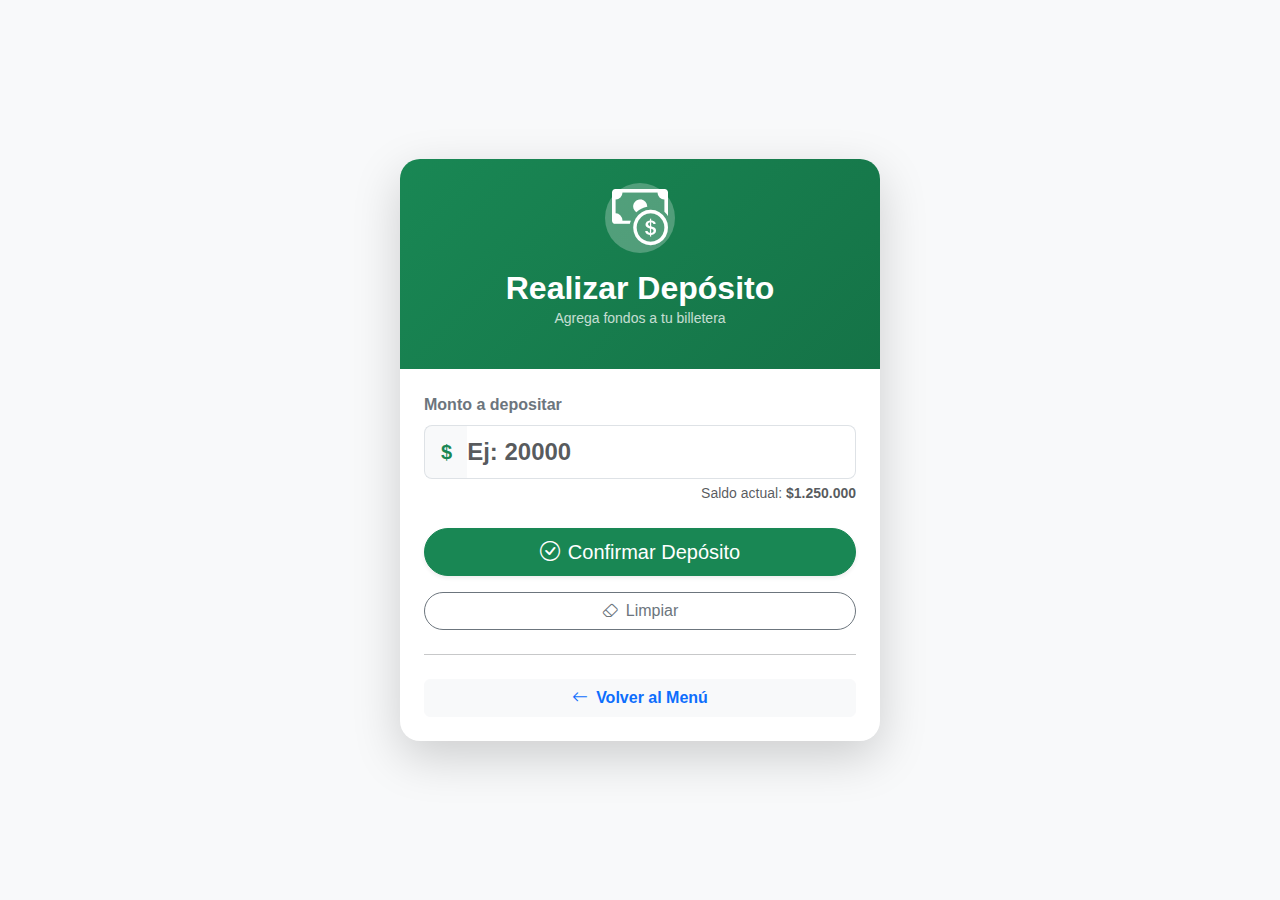
<file: deposit.html>
<!DOCTYPE html>
<html lang="es">

<head>
    <meta charset="UTF-8">
    <meta name="viewport" content="width=device-width, initial-scale=1.0">
    <title>Wallet - Depósito</title>
    <!-- Bootstrap 5 -->
    <link href="https://cdn.jsdelivr.net/npm/bootstrap@5.3.0/dist/css/bootstrap.min.css" rel="stylesheet">
    <!-- Icons -->
    <link href="https://cdn.jsdelivr.net/npm/bootstrap-icons@1.11.0/font/bootstrap-icons.css" rel="stylesheet">
    <!-- Custom CSS -->
    <link rel="stylesheet" href="assets/css/styledeposito.css">
</head>

<body class="bg-light">

    <div class="container d-flex align-items-center justify-content-center min-vh-100">
        <div class="card shadow-lg w-100 deposit-card">

            <div class="card-header bg-success text-white text-center py-4 border-0">
                <div class="icon-circle bg-white bg-opacity-25 mx-auto mb-3">
                    <i class="bi bi-cash-coin display-4"></i>
                </div>
                <h2 class="fw-bold mb-0">Realizar Depósito</h2>
                <p class="small opacity-75">Agrega fondos a tu billetera</p>
            </div>

            <div class="card-body p-4">
                <form id="depositForm">
                    <div class="mb-4">
                        <label for="depositAmount" class="form-label fw-bold text-secondary">Monto a depositar</label>
                        <div class="input-group input-group-lg">
                            <span class="input-group-text bg-light border-end-0 text-success fw-bold">$</span>
                            <input type="number" class="form-control border-start-0 ps-0 fw-bold text-success fs-4"
                                id="depositAmount" placeholder="Ej: 20000" min="1" required>
                        </div>
                        <div class="form-text text-end" id="amountFeedback">Saldo actual: <span class="fw-bold"
                                id="currentBalance">...</span></div>
                    </div>

                    <div class="d-grid gap-3">
                        <button type="submit" class="btn btn-success btn-lg rounded-pill shadow-sm hover-scale">
                            <i class="bi bi-check-circle me-2"></i>Confirmar Depósito
                        </button>
                        <button type="button" id="btnLimpiar" class="btn btn-outline-secondary rounded-pill">
                            <i class="bi bi-eraser me-2"></i>Limpiar
                        </button>
                    </div>
                </form>

                <hr class="my-4">

                <div class="d-grid gap-2">
                    <a href="menu.html" class="btn btn-light text-primary fw-bold">
                        <i class="bi bi-arrow-left me-2"></i>Volver al Menú
                    </a>
                </div>
            </div>
        </div>
    </div>

    <!-- Scripts -->
    <script src="https://code.jquery.com/jquery-3.7.1.min.js"></script>
    <script src="https://cdn.jsdelivr.net/npm/bootstrap@5.3.0/dist/js/bootstrap.bundle.min.js"></script>
    <script src="assets/js/deposit.js"></script>
</body>

</html>
</file>
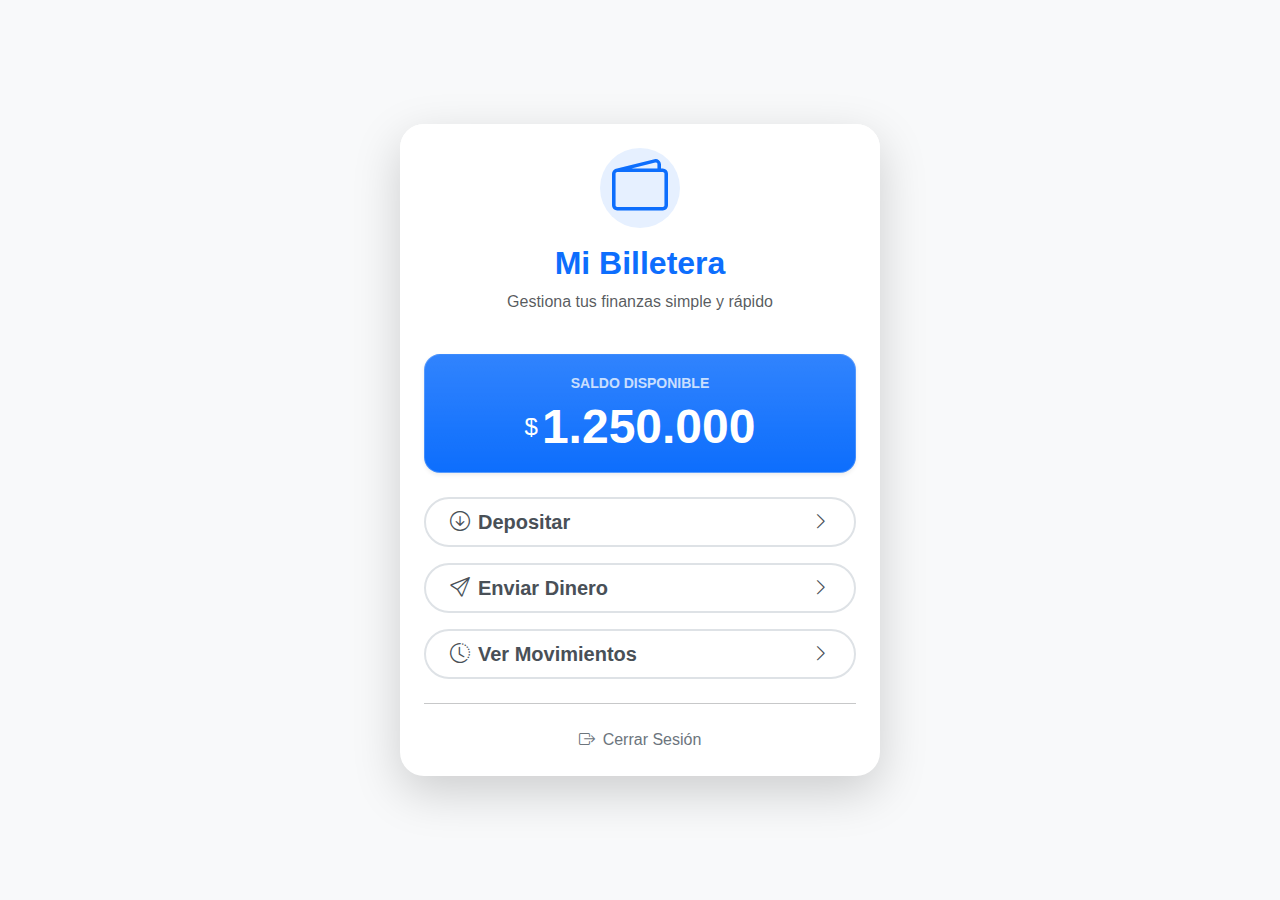
<file: menu.html>
<!DOCTYPE html>
<html lang="es">

<head>
    <meta charset="UTF-8">
    <meta name="viewport" content="width=device-width, initial-scale=1.0">
    <title>Menú Principal - Wallet</title>
    <!-- Bootstrap 5 CSS -->
    <link href="https://cdn.jsdelivr.net/npm/bootstrap@5.3.0/dist/css/bootstrap.min.css" rel="stylesheet">
    <!-- Bootstrap Icons -->
    <link href="https://cdn.jsdelivr.net/npm/bootstrap-icons@1.11.0/font/bootstrap-icons.css" rel="stylesheet">
    <!-- Custom CSS -->
    <link rel="stylesheet" href="assets/css/stylemenu.css">
</head>

<body class="bg-light">

    <div class="container d-flex align-items-center justify-content-center min-vh-100">
        <div class="card shadow-lg w-100 menu-card">

            <div class="card-header bg-white border-0 pt-4 pb-0 text-center">
                <div class="icon-circle mb-3 mx-auto">
                    <i class="bi bi-wallet2 text-primary display-4"></i>
                </div>
                <h2 class="text-primary fw-bold">Mi Billetera</h2>
                <p class="text-muted">Gestiona tus finanzas simple y rápido</p>
            </div>

            <div class="card-body p-4">

                <div class="balance-card p-3 mb-4 rounded-4 text-center text-white bg-primary bg-gradient shadow-sm">
                    <label class="opacity-75 mb-1 small text-uppercase fw-bold">Saldo Disponible</label>
                    <div class="d-flex justify-content-center align-items-center">
                        <span class="fs-4 me-1">$</span>
                        <h1 class="display-5 fw-bold mb-0" id="balanceDisplay">1.250.000</h1>
                    </div>
                </div>

                <div class="d-grid gap-3">
                    <a href="deposit.html"
                        class="btn btn-outline-primary btn-lg rounded-pill d-flex align-items-center justify-content-between px-4 hover-lift nav-delay"
                        data-name="Depositar">
                        <span><i class="bi bi-arrow-down-circle me-2"></i>Depositar</span>
                        <i class="bi bi-chevron-right small"></i>
                    </a>

                    <a href="sendmoney.html"
                        class="btn btn-outline-primary btn-lg rounded-pill d-flex align-items-center justify-content-between px-4 hover-lift nav-delay"
                        data-name="Enviar Dinero">
                        <span><i class="bi bi-send me-2"></i>Enviar Dinero</span>
                        <i class="bi bi-chevron-right small"></i>
                    </a>

                    <a href="transaccion.html"
                        class="btn btn-outline-primary btn-lg rounded-pill d-flex align-items-center justify-content-between px-4 hover-lift nav-delay"
                        data-name="Últimos Movimientos">
                        <span><i class="bi bi-clock-history me-2"></i>Ver Movimientos</span>
                        <i class="bi bi-chevron-right small"></i>
                    </a>
                </div>

                <hr class="my-4">

                <div class="text-center">
                    <a href="index.html"
                        class="text-decoration-none text-secondary d-inline-flex align-items-center hover-danger">
                        <i class="bi bi-box-arrow-right me-2"></i>Cerrar Sesión
                    </a>
                </div>
            </div>
        </div>
    </div>

    <!-- Overlay de Carga -->
    <div id="redirectOverlay" class="overlay d-none align-items-center justify-content-center">
        <div class="text-center bg-white p-4 rounded-4 shadow">
            <div class="spinner-border text-primary mb-3" role="status" style="width: 3rem; height: 3rem;"></div>
            <p class="mb-0 fw-bold text-dark">Redirigiendo a <span id="screenName" class="text-primary"></span>...</p>
        </div>
    </div>

    <!-- Scripts -->
    <script src="https://code.jquery.com/jquery-3.7.1.min.js"></script>
    <script src="https://cdn.jsdelivr.net/npm/bootstrap@5.3.0/dist/js/bootstrap.bundle.min.js"></script>
    <script src="assets/js/menu.js"></script>
</body>

</html>
</file>
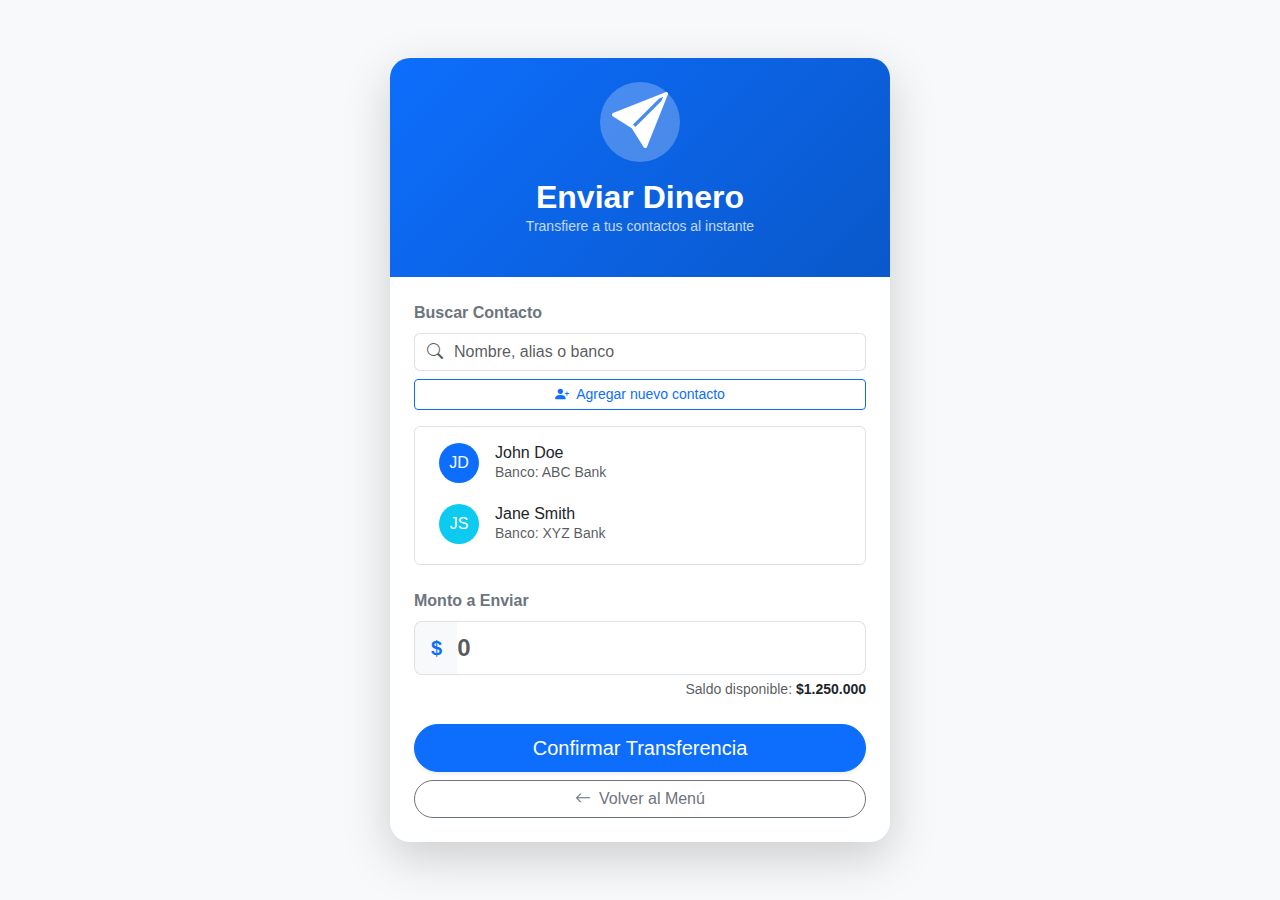
<file: sendmoney.html>
<!DOCTYPE html>
<html lang="es">

<head>
  <meta charset="UTF-8">
  <meta name="viewport" content="width=device-width, initial-scale=1.0">
  <title>Wallet - Enviar Dinero</title>
  <!-- Bootstrap 5 CSS -->
  <link href="https://cdn.jsdelivr.net/npm/bootstrap@5.3.0/dist/css/bootstrap.min.css" rel="stylesheet">
  <!-- Bootstrap Icons -->
  <link href="https://cdn.jsdelivr.net/npm/bootstrap-icons@1.11.0/font/bootstrap-icons.css" rel="stylesheet">
  <!-- Custom CSS -->
  <link rel="stylesheet" href="assets/css/stylesendmoney.css">
</head>

<body class="bg-light">

  <div class="container d-flex align-items-center justify-content-center min-vh-100">
    <div class="card shadow-lg w-100 send-card">

      <div class="card-header bg-primary text-white text-center py-4 border-0">
        <div class="icon-circle bg-white bg-opacity-25 mx-auto mb-3">
          <i class="bi bi-send-fill display-4"></i>
        </div>
        <h2 class="fw-bold mb-0">Enviar Dinero</h2>
        <p class="small opacity-75">Transfiere a tus contactos al instante</p>
      </div>

      <div class="card-body p-4">

        <!-- Sección de Contactos -->
        <div class="mb-4">
          <label class="form-label fw-bold text-secondary">Buscar Contacto</label>
          <div class="input-group mb-2">
            <span class="input-group-text bg-white border-end-0"><i class="bi bi-search text-muted"></i></span>
            <input type="text" class="form-control border-start-0 ps-0" id="searchContact"
              placeholder="Nombre, alias o banco">
          </div>

          <button type="button" class="btn btn-outline-primary btn-sm w-100 mb-3" data-bs-toggle="modal"
            data-bs-target="#modalContacto">
            <i class="bi bi-person-plus-fill me-1"></i> Agregar nuevo contacto
          </button>

          <div class="contacts-wrapper border rounded bg-white p-2" style="max-height: 200px; overflow-y: auto;">
            <ul id="contactList" class="list-group list-group-flush">
              <li class="list-group-item contact-item" data-name="John Doe">
                <div class="d-flex align-items-center">
                  <div
                    class="avatar me-3 bg-primary text-white rounded-circle d-flex align-items-center justify-content-center"
                    style="width: 40px; height: 40px;">JD</div>
                  <div>
                    <h6 class="mb-0 name">John Doe</h6>
                    <small class="text-muted d-block">Banco: ABC Bank</small>
                  </div>
                </div>
              </li>
              <li class="list-group-item contact-item" data-name="Jane Smith">
                <div class="d-flex align-items-center">
                  <div
                    class="avatar me-3 bg-info text-white rounded-circle d-flex align-items-center justify-content-center"
                    style="width: 40px; height: 40px;">JS</div>
                  <div>
                    <h6 class="mb-0 name">Jane Smith</h6>
                    <small class="text-muted d-block">Banco: XYZ Bank</small>
                  </div>
                </div>
              </li>
            </ul>
          </div>
        </div>

        <!-- Formulario de Envío -->
        <div class="mb-4">
          <label class="form-label fw-bold text-secondary">Monto a Enviar</label>
          <div class="input-group input-group-lg">
            <span class="input-group-text bg-light border-end-0 text-primary fw-bold">$</span>
            <input type="number" id="montoEnviar" class="form-control border-start-0 ps-0 fw-bold text-primary fs-4"
              placeholder="0" min="1">
          </div>
          <div class="form-text text-end">Saldo disponible: <span id="saldoDisponible"
              class="fw-bold text-dark">...</span></div>
        </div>

        <div class="d-grid gap-2">
          <button id="btnEnviarDinero" class="btn btn-primary btn-lg rounded-pill shadow-sm hover-scale">
            Confirmar Transferencia
          </button>
          <a href="menu.html" class="btn btn-outline-secondary rounded-pill">
            <i class="bi bi-arrow-left me-2"></i>Volver al Menú
          </a>
        </div>

      </div>
    </div>
  </div>

  <!-- Modal Nuevo Contacto -->
  <div class="modal fade" id="modalContacto" tabindex="-1" aria-hidden="true">
    <div class="modal-dialog modal-dialog-centered">
      <div class="modal-content rounded-4 border-0 shadow">
        <div class="modal-header border-bottom-0">
          <h5 class="modal-title fw-bold">Nuevo Contacto</h5>
          <button type="button" class="btn-close" data-bs-dismiss="modal" aria-label="Close"></button>
        </div>
        <div class="modal-body">
          <form id="formNuevoContacto">
            <div class="mb-3">
              <label class="form-label small text-muted">Nombre Completo</label>
              <input type="text" id="nombre" class="form-control" required>
            </div>
            <div class="row g-2 mb-3">
              <div class="col">
                <label class="form-label small text-muted">CBU / CVU</label>
                <input type="text" id="cbu" class="form-control" required>
              </div>
              <div class="col">
                <label class="form-label small text-muted">Alias</label>
                <input type="text" id="alias" class="form-control" required>
              </div>
            </div>
            <div class="mb-3">
              <label class="form-label small text-muted">Banco</label>
              <input type="text" id="banco" class="form-control" required>
            </div>
            <div class="d-grid">
              <button type="submit" class="btn btn-primary rounded-pill">Guardar Contacto</button>
            </div>
          </form>
        </div>
      </div>
    </div>
  </div>

  <!-- Scripts -->
  <script src="https://code.jquery.com/jquery-3.7.1.min.js"></script>
  <script src="https://cdn.jsdelivr.net/npm/bootstrap@5.3.0/dist/js/bootstrap.bundle.min.js"></script>
  <script src="assets/js/sendmoney.js"></script>
</body>

</html>
</file>
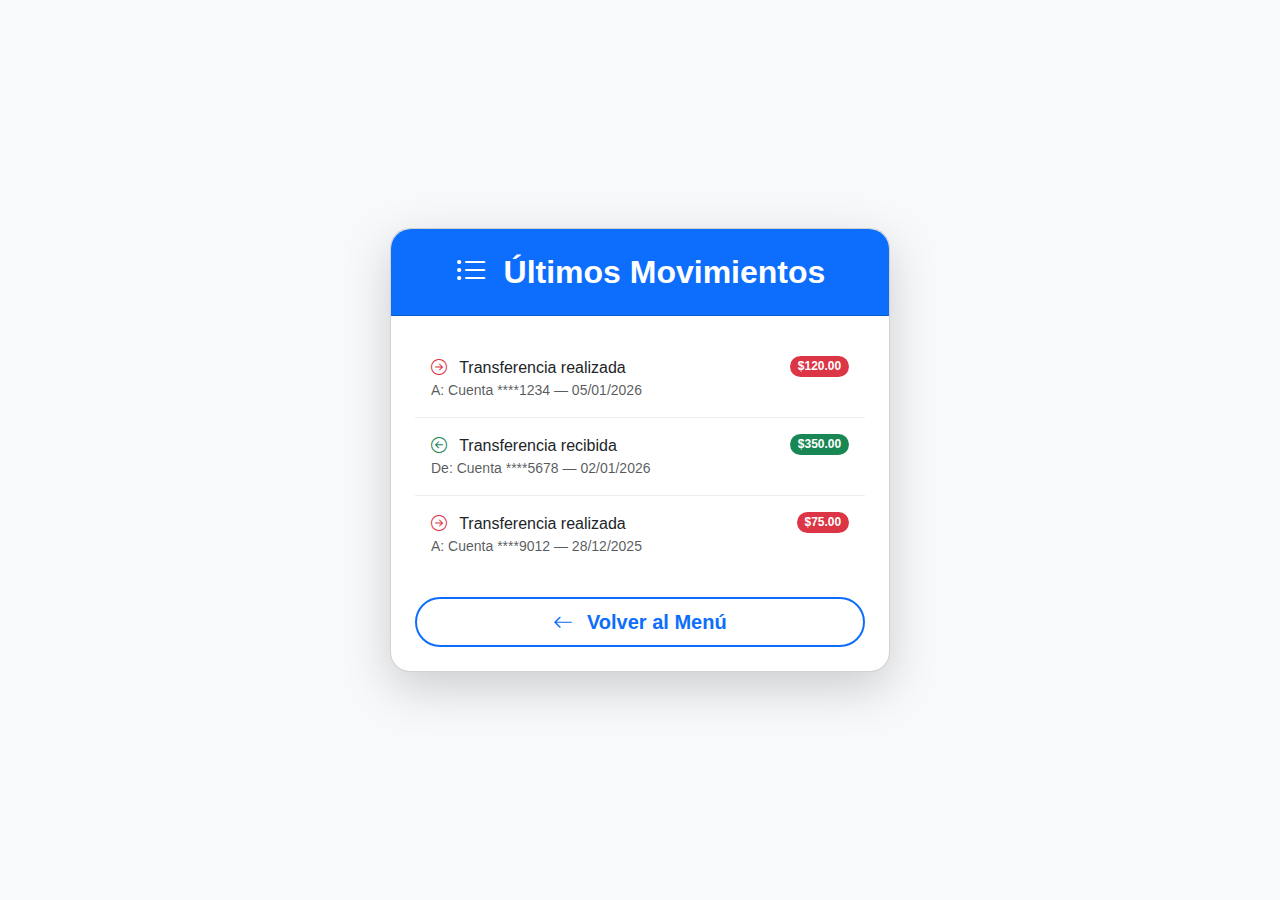
<file: transaccion.html>
<!DOCTYPE html>
<html lang="es">

<head>
  <meta charset="UTF-8">
  <meta name="viewport" content="width=device-width, initial-scale=1.0">
  <title>Wallet - Últimos Movimientos</title>
  <!-- Bootstrap 5 CSS -->
  <link href="https://cdn.jsdelivr.net/npm/bootstrap@5.3.0/dist/css/bootstrap.min.css" rel="stylesheet">
  <!-- Bootstrap Icons -->
  <link href="https://cdn.jsdelivr.net/npm/bootstrap-icons@1.11.0/font/bootstrap-icons.css" rel="stylesheet">
  <!-- Custom CSS -->
  <link rel="stylesheet" href="assets/css/styletransaccion.css">
</head>

<body class="bg-light">
  <div class="container d-flex align-items-center justify-content-center min-vh-100">
    <div class="card shadow-lg w-100" style="max-width: 500px; border-radius: 20px;">

      <!-- Header mejorado -->
      <div class="card-header bg-primary text-white text-center py-4"
        style="border-top-left-radius: 20px; border-top-right-radius: 20px;">
        <h2 class="mb-0 fw-bold">
          <i class="bi bi-list-ul me-2"></i>
          Últimos Movimientos
        </h2>
      </div>

      <div class="card-body p-4">
        <!-- Lista: solo transferencias (realizadas y recibidas) con fechas -->
        <ul id="listaMovimientos" class="list-group list-group-flush mb-4">
          <li class="list-group-item d-flex justify-content-between align-items-start">
            <div>
              <i class="bi bi-arrow-right-circle text-danger me-2"></i>
              Transferencia realizada
              <small class="text-muted d-block">A: Cuenta ****1234 — 05/01/2026</small>
            </div>
            <span class="badge bg-danger rounded-pill">$120.00</span>
          </li>

          <li class="list-group-item d-flex justify-content-between align-items-start">
            <div>
              <i class="bi bi-arrow-left-circle text-success me-2"></i>
              Transferencia recibida
              <small class="text-muted d-block">De: Cuenta ****5678 — 02/01/2026</small>
            </div>
            <span class="badge bg-success rounded-pill">$350.00</span>
          </li>

          <li class="list-group-item d-flex justify-content-between align-items-start">
            <div>
              <i class="bi bi-arrow-right-circle text-danger me-2"></i>
              Transferencia realizada
              <small class="text-muted d-block">A: Cuenta ****9012 — 28/12/2025</small>
            </div>
            <span class="badge bg-danger rounded-pill">$75.00</span>
          </li>
        </ul>

        <div class="d-grid gap-2">
          <a href="menu.html" class="btn btn-outline-primary btn-lg rounded-pill">
            <i class="bi bi-arrow-left me-2"></i>
            Volver al Menú
          </a>
        </div>
      </div>
    </div>
  </div>

  <!-- Scripts -->
  <script src="https://code.jquery.com/jquery-3.7.1.min.js"></script>
  <script src="https://cdn.jsdelivr.net/npm/bootstrap@5.3.0/dist/js/bootstrap.bundle.min.js"></script>
  <!-- Custom Logic -->
  <script src="assets/js/transaccion.js"></script>
</body>

</html>
</file>
<file: assets/css/styledeposito.css>
/* assets/css/styledeposito.css */

body {
    background-color: #f0f2f5;
    font-family: 'Segoe UI', Tahoma, Geneva, Verdana, sans-serif;
}

.deposit-card {
    max-width: 480px;
    border-radius: 20px;
    overflow: hidden;
    border: none;
}

.card-header {
    background: linear-gradient(135deg, #198754 0%, #157347 100%);
}

.icon-circle {
    width: 70px;
    height: 70px;
    border-radius: 50%;
    display: flex;
    align-items: center;
    justify-content: center;
}

.input-group-text {
    color: #198754;
}

/* Remove Arrows from Number Input */
input[type=number]::-webkit-inner-spin-button,
input[type=number]::-webkit-outer-spin-button {
    -webkit-appearance: none;
    margin: 0;
}

input[type=number] {
    -moz-appearance: textfield;
}

.hover-scale {
    transition: transform 0.2s ease, box-shadow 0.2s ease;
}

.hover-scale:hover {
    transform: translateY(-2px);
    box-shadow: 0 4px 12px rgba(25, 135, 84, 0.3);
}

.form-control:focus {
    box-shadow: none;
    border-color: #ced4da;
    /* Keep border subtle */
}

.input-group:focus-within {
    box-shadow: 0 0 0 0.25rem rgba(25, 135, 84, 0.25);
    border-radius: 0.375rem;
}
</file>
<file: assets/css/stylemenu.css>
/* assets/css/stylemenu.css */

body {
    background-color: #f0f2f5;
    font-family: 'Segoe UI', Tahoma, Geneva, Verdana, sans-serif;
}

.menu-card {
    max-width: 480px;
    border-radius: 24px;
    border: none;
    overflow: hidden;
}

.icon-circle {
    width: 80px;
    height: 80px;
    background-color: rgba(13, 110, 253, 0.1);
    border-radius: 50%;
    display: flex;
    align-items: center;
    justify-content: center;
}

.balance-card {
    border: 1px solid rgba(255, 255, 255, 0.2);
    /* El gradiente viene de la clase bg-gradient de bootstrap pero podemos reforzarlo */
    background: linear-gradient(135deg, #0d6efd 0%, #0a58ca 100%);
}

.btn-outline-primary {
    border: 2px solid #dee2e6;
    color: #495057;
    background: white;
    font-weight: 600;
    transition: all 0.3s ease;
}

.btn-outline-primary:hover,
.btn-outline-primary:active,
.btn-outline-primary:focus {
    border-color: #0d6efd;
    background-color: #f8f9fa;
    color: #0d6efd;
    transform: translateY(-2px);
    box-shadow: 0 4px 12px rgba(13, 110, 253, 0.15);
}

.hover-lift {
    transition: transform 0.2s ease, box-shadow 0.2s ease;
}

.hover-danger {
    transition: color 0.2s ease;
}

.hover-danger:hover {
    color: #dc3545 !important;
}

/* Overlay Styling */
.overlay {
    position: fixed;
    top: 0;
    left: 0;
    width: 100%;
    height: 100%;
    background-color: rgba(255, 255, 255, 0.85);
    backdrop-filter: blur(5px);
    z-index: 9999;
}
</file>
<file: assets/css/stylesendmoney.css>
/* assets/css/stylesendmoney.css */

body {
    background-color: #f0f2f5;
    font-family: 'Segoe UI', Tahoma, Geneva, Verdana, sans-serif;
}

.send-card {
    max-width: 500px;
    border-radius: 20px;
    overflow: hidden;
    border: none;
}

.card-header {
    background: linear-gradient(135deg, #0d6efd 0%, #0a58ca 100%);
}

.icon-circle {
    width: 80px;
    height: 80px;
    border-radius: 50%;
    display: flex;
    align-items: center;
    justify-content: center;
}

/* Contact List Styling */
.contact-item {
    cursor: pointer;
    transition: background-color 0.2s ease;
    border: 1px solid transparent;
    border-radius: 8px;
    margin-bottom: 4px;
}

.contact-item:hover {
    background-color: #f8f9fa;
}

.contact-item.active {
    background-color: #e7f1ff;
    border-color: #0d6efd;
    color: #0c4128;
}

.contacts-wrapper::-webkit-scrollbar {
    width: 6px;
}

.contacts-wrapper::-webkit-scrollbar-thumb {
    background-color: #dee2e6;
    border-radius: 10px;
}

/* Input Styling */
.form-control:focus {
    box-shadow: none;
    border-color: #ced4da;
}

.input-group:focus-within {
    box-shadow: 0 0 0 0.25rem rgba(13, 110, 253, 0.25);
    border-radius: 0.375rem;
}

input[type=number]::-webkit-inner-spin-button,
input[type=number]::-webkit-outer-spin-button {
    -webkit-appearance: none;
    margin: 0;
}

.hover-scale {
    transition: transform 0.2s ease;
}

.hover-scale:hover {
    transform: translateY(-2px);
}
</file>
<file: assets/css/styletransaccion.css>
/* Estilos generales */
body {
    background: #f0f2f5;
    font-family: 'Segoe UI', Tahoma, Geneva, Verdana, sans-serif;
}

/* Card Styling */
.card-movimientos {
    border: none;
    transition: transform 0.3s ease;
}

/* Transaction List Items */
.list-group-item {
    display: flex;
    justify-content: space-between;
    align-items: center;
    padding: 1rem;
    border: none;
    border-bottom: 1px solid #eee;
    transition: background-color 0.2s;
}

.list-group-item:last-child {
    border-bottom: none;
}

.list-group-item:hover {
    background-color: #f8f9fa;
}

/* Typography */
.text-description {
    font-weight: 500;
    color: #333;
}

.text-date {
    font-size: 0.8rem;
    color: #888;
}

/* Amount Styling */
.monto-positivo {
    color: #198754; /* Bootstrap Success */
    font-weight: 700;
}

.monto-negativo {
    color: #dc3545; /* Bootstrap Danger */
    font-weight: 700;
}

/* Button Styling */
.btn-outline-primary {
    border-width: 2px;
    font-weight: 600;
}

.btn-outline-primary:hover {
    box-shadow: 0 4px 10px rgba(13, 110, 253, 0.3);
}
</file>
